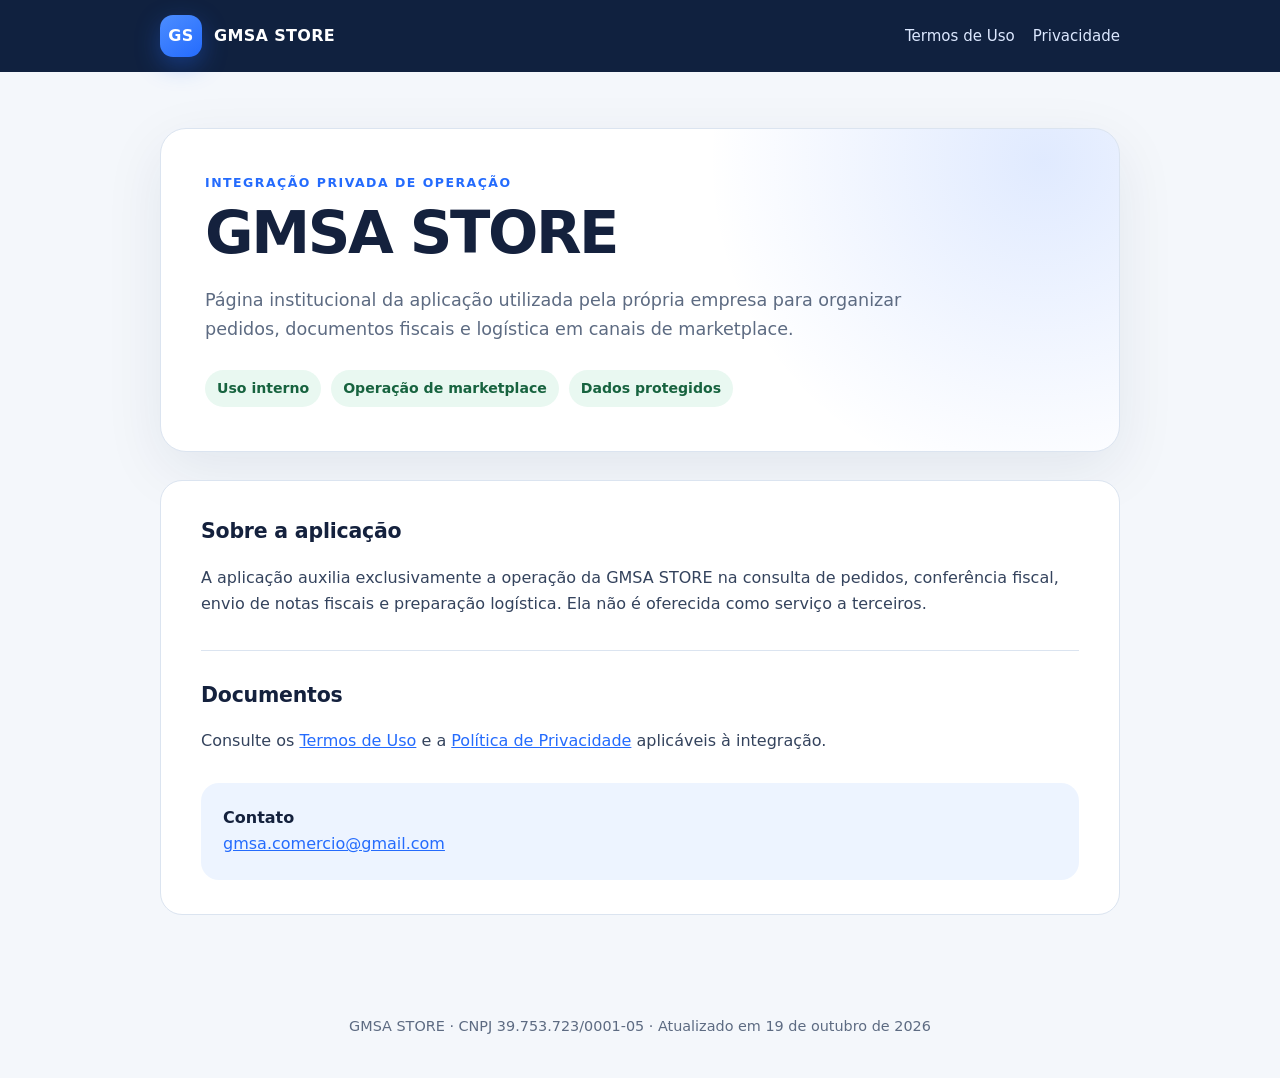
<file: index.html>
<!doctype html>
<html lang="pt-BR">
<head>
  <meta charset="utf-8">
  <meta name="viewport" content="width=device-width, initial-scale=1">
  <meta name="description" content="Informações institucionais e documentos da integração privada da GMSA STORE.">
  <title>GMSA STORE — Integrações</title>
  <link rel="stylesheet" href="style.css">
</head>
<body>
  <header class="topbar">
    <div class="topbar__inner">
      <div class="brand"><span class="brand__mark">GS</span><span>GMSA STORE</span></div>
      <nav aria-label="Documentos"><a href="termos.html">Termos de Uso</a><a href="privacidade.html">Privacidade</a></nav>
    </div>
  </header>
  <main class="page">
    <section class="hero">
      <p class="eyebrow">Integração privada de operação</p>
      <h1>GMSA STORE</h1>
      <p class="lead">Página institucional da aplicação utilizada pela própria empresa para organizar pedidos, documentos fiscais e logística em canais de marketplace.</p>
      <div class="meta"><span class="pill">Uso interno</span><span class="pill">Operação de marketplace</span><span class="pill">Dados protegidos</span></div>
    </section>
    <article class="content">
      <section><h2>Sobre a aplicação</h2><p>A aplicação auxilia exclusivamente a operação da GMSA STORE na consulta de pedidos, conferência fiscal, envio de notas fiscais e preparação logística. Ela não é oferecida como serviço a terceiros.</p></section>
      <section><h2>Documentos</h2><p>Consulte os <a href="termos.html">Termos de Uso</a> e a <a href="privacidade.html">Política de Privacidade</a> aplicáveis à integração.</p></section>
      <div class="contact"><strong>Contato</strong><br><a href="mailto:gmsa.comercio@gmail.com">gmsa.comercio@gmail.com</a></div>
    </article>
  </main>
  <footer>GMSA STORE · CNPJ 39.753.723/0001-05 · Atualizado em 19 de outubro de 2026</footer>
</body>
</html>
</file>
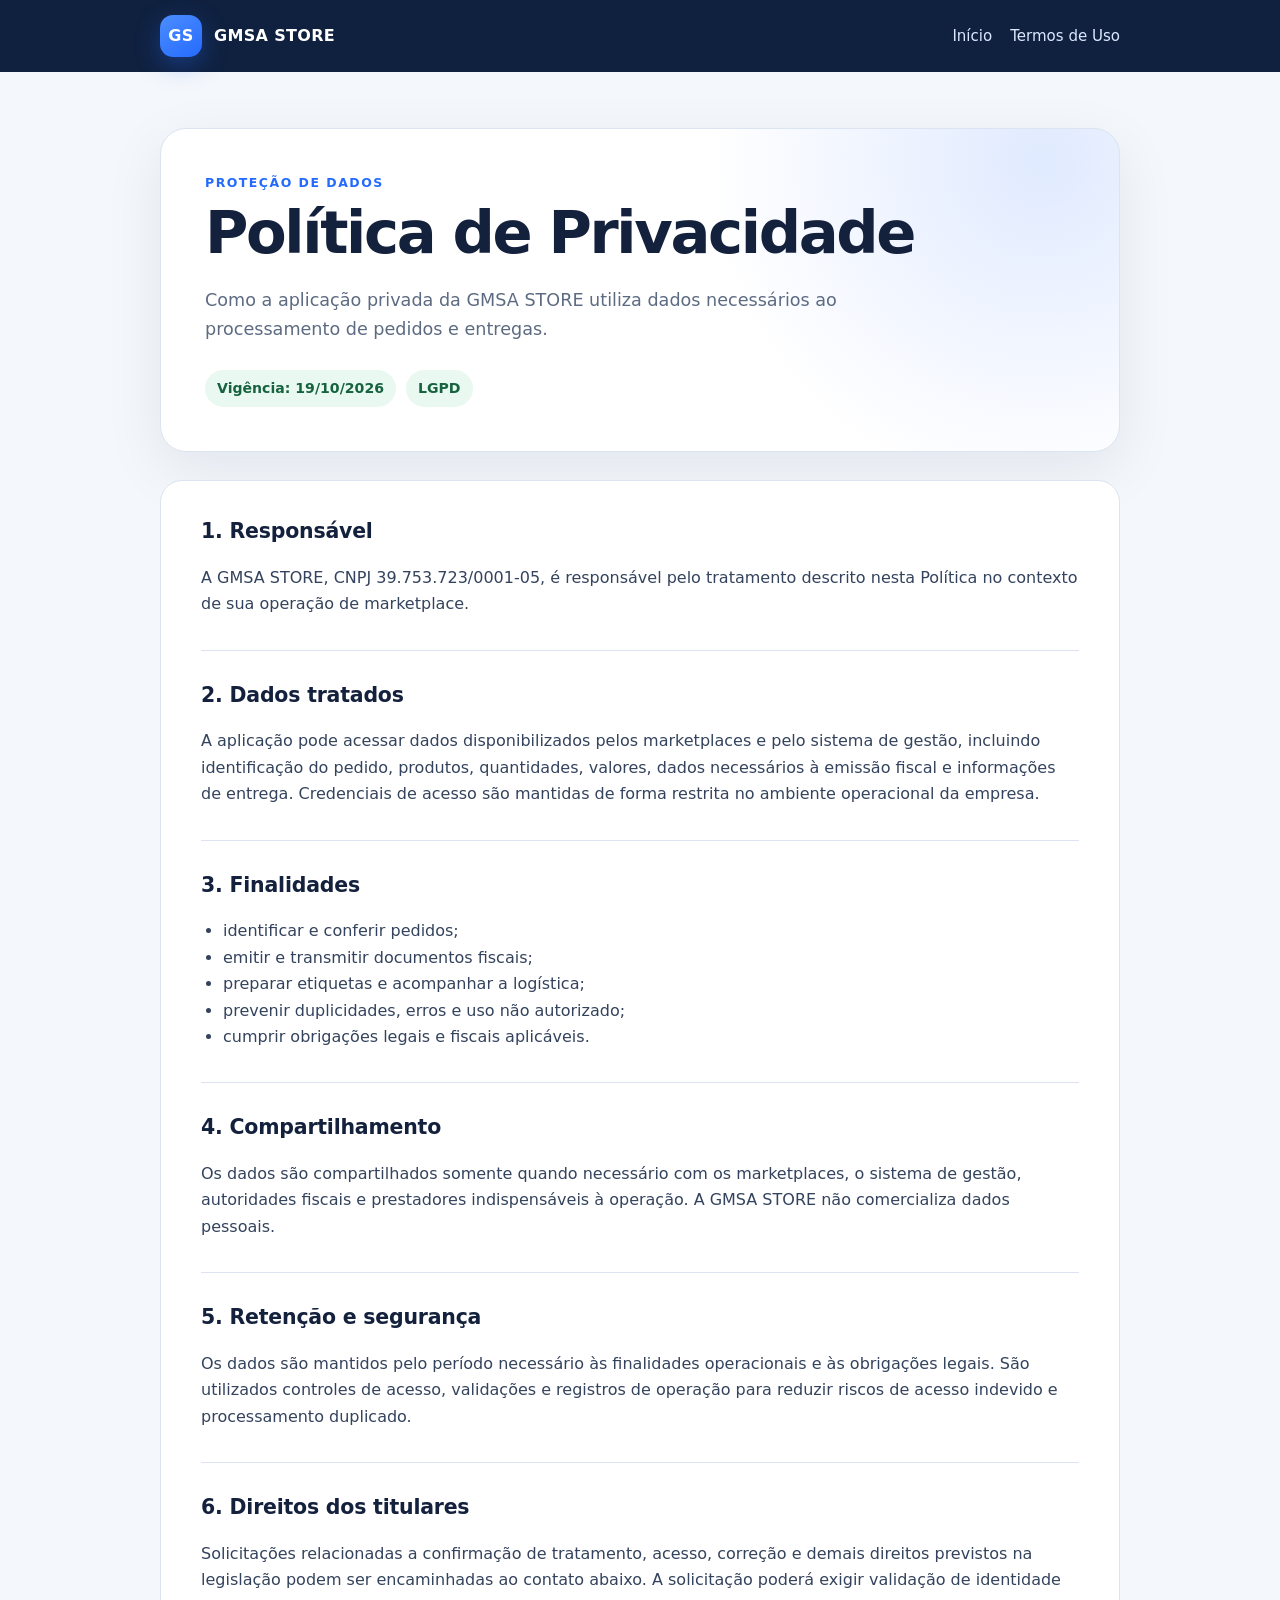
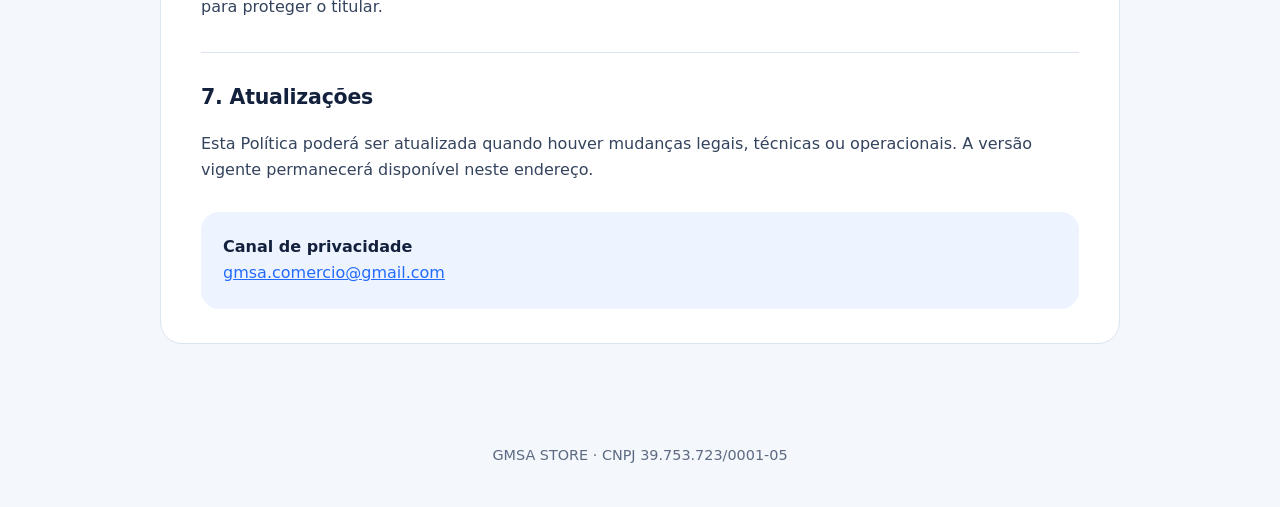
<file: privacidade.html>
<!doctype html>
<html lang="pt-BR">
<head>
  <meta charset="utf-8">
  <meta name="viewport" content="width=device-width, initial-scale=1">
  <meta name="description" content="Política de Privacidade da integração privada da GMSA STORE.">
  <title>Política de Privacidade — GMSA STORE</title>
  <link rel="stylesheet" href="style.css">
</head>
<body>
  <header class="topbar"><div class="topbar__inner"><div class="brand"><span class="brand__mark">GS</span><span>GMSA STORE</span></div><nav><a href="index.html">Início</a><a href="termos.html">Termos de Uso</a></nav></div></header>
  <main class="page">
    <section class="hero"><p class="eyebrow">Proteção de dados</p><h1>Política de Privacidade</h1><p class="lead">Como a aplicação privada da GMSA STORE utiliza dados necessários ao processamento de pedidos e entregas.</p><div class="meta"><span class="pill">Vigência: 19/10/2026</span><span class="pill">LGPD</span></div></section>
    <article class="content">
      <section><h2>1. Responsável</h2><p>A GMSA STORE, CNPJ 39.753.723/0001-05, é responsável pelo tratamento descrito nesta Política no contexto de sua operação de marketplace.</p></section>
      <section><h2>2. Dados tratados</h2><p>A aplicação pode acessar dados disponibilizados pelos marketplaces e pelo sistema de gestão, incluindo identificação do pedido, produtos, quantidades, valores, dados necessários à emissão fiscal e informações de entrega. Credenciais de acesso são mantidas de forma restrita no ambiente operacional da empresa.</p></section>
      <section><h2>3. Finalidades</h2><ul><li>identificar e conferir pedidos;</li><li>emitir e transmitir documentos fiscais;</li><li>preparar etiquetas e acompanhar a logística;</li><li>prevenir duplicidades, erros e uso não autorizado;</li><li>cumprir obrigações legais e fiscais aplicáveis.</li></ul></section>
      <section><h2>4. Compartilhamento</h2><p>Os dados são compartilhados somente quando necessário com os marketplaces, o sistema de gestão, autoridades fiscais e prestadores indispensáveis à operação. A GMSA STORE não comercializa dados pessoais.</p></section>
      <section><h2>5. Retenção e segurança</h2><p>Os dados são mantidos pelo período necessário às finalidades operacionais e às obrigações legais. São utilizados controles de acesso, validações e registros de operação para reduzir riscos de acesso indevido e processamento duplicado.</p></section>
      <section><h2>6. Direitos dos titulares</h2><p>Solicitações relacionadas a confirmação de tratamento, acesso, correção e demais direitos previstos na legislação podem ser encaminhadas ao contato abaixo. A solicitação poderá exigir validação de identidade para proteger o titular.</p></section>
      <section><h2>7. Atualizações</h2><p>Esta Política poderá ser atualizada quando houver mudanças legais, técnicas ou operacionais. A versão vigente permanecerá disponível neste endereço.</p></section>
      <div class="contact"><strong>Canal de privacidade</strong><br><a href="mailto:gmsa.comercio@gmail.com">gmsa.comercio@gmail.com</a></div>
    </article>
  </main>
  <footer>GMSA STORE · CNPJ 39.753.723/0001-05</footer>
</body>
</html>
</file>
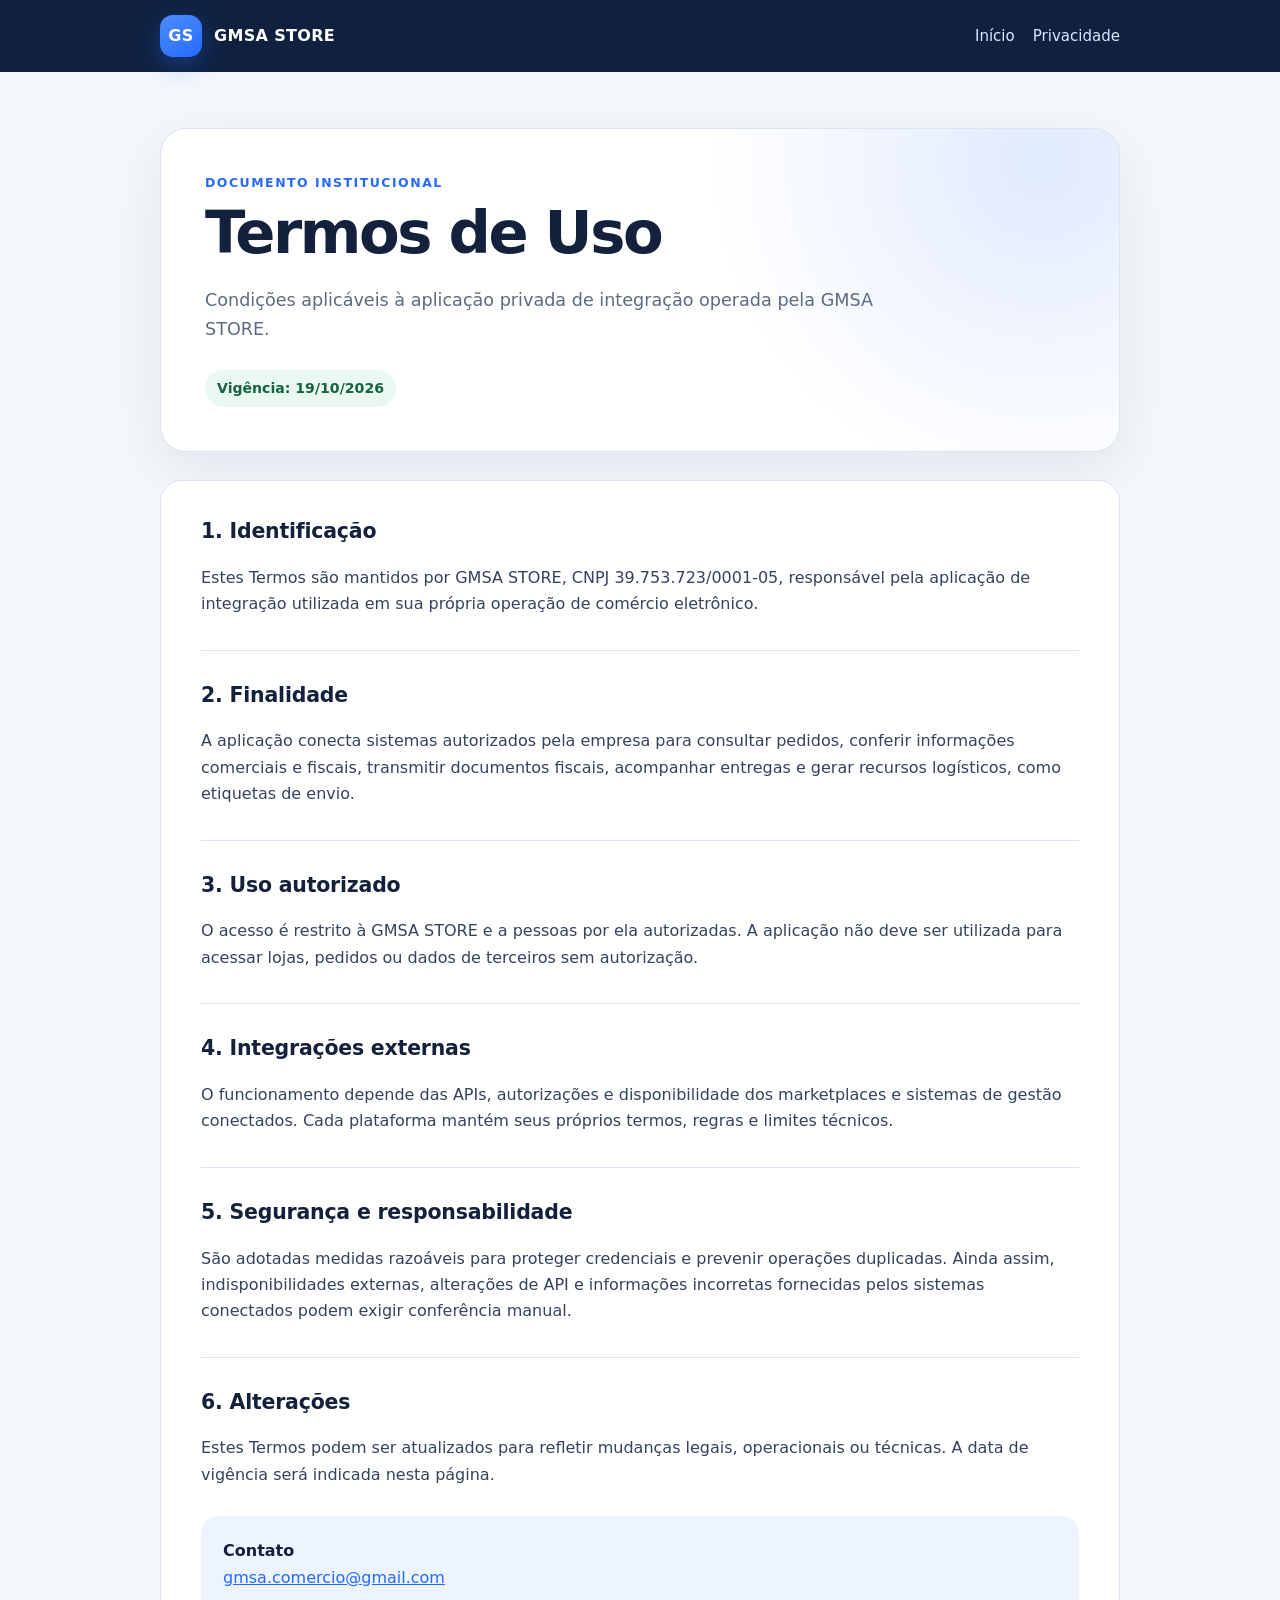
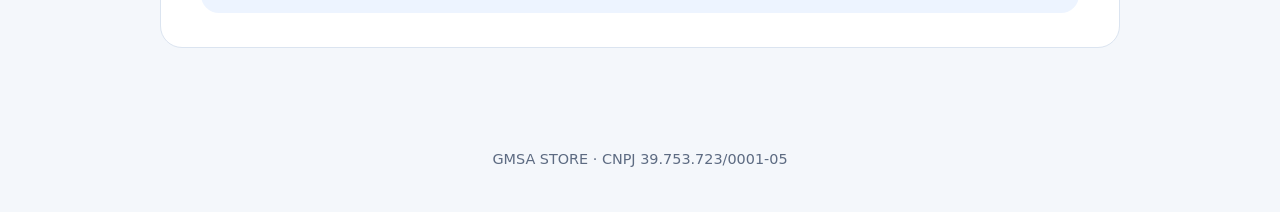
<file: termos.html>
<!doctype html>
<html lang="pt-BR">
<head>
  <meta charset="utf-8">
  <meta name="viewport" content="width=device-width, initial-scale=1">
  <meta name="description" content="Termos de Uso da integração privada da GMSA STORE.">
  <title>Termos de Uso — GMSA STORE</title>
  <link rel="stylesheet" href="style.css">
</head>
<body>
  <header class="topbar"><div class="topbar__inner"><div class="brand"><span class="brand__mark">GS</span><span>GMSA STORE</span></div><nav><a href="index.html">Início</a><a href="privacidade.html">Privacidade</a></nav></div></header>
  <main class="page">
    <section class="hero"><p class="eyebrow">Documento institucional</p><h1>Termos de Uso</h1><p class="lead">Condições aplicáveis à aplicação privada de integração operada pela GMSA STORE.</p><div class="meta"><span class="pill">Vigência: 19/10/2026</span></div></section>
    <article class="content">
      <section><h2>1. Identificação</h2><p>Estes Termos são mantidos por GMSA STORE, CNPJ 39.753.723/0001-05, responsável pela aplicação de integração utilizada em sua própria operação de comércio eletrônico.</p></section>
      <section><h2>2. Finalidade</h2><p>A aplicação conecta sistemas autorizados pela empresa para consultar pedidos, conferir informações comerciais e fiscais, transmitir documentos fiscais, acompanhar entregas e gerar recursos logísticos, como etiquetas de envio.</p></section>
      <section><h2>3. Uso autorizado</h2><p>O acesso é restrito à GMSA STORE e a pessoas por ela autorizadas. A aplicação não deve ser utilizada para acessar lojas, pedidos ou dados de terceiros sem autorização.</p></section>
      <section><h2>4. Integrações externas</h2><p>O funcionamento depende das APIs, autorizações e disponibilidade dos marketplaces e sistemas de gestão conectados. Cada plataforma mantém seus próprios termos, regras e limites técnicos.</p></section>
      <section><h2>5. Segurança e responsabilidade</h2><p>São adotadas medidas razoáveis para proteger credenciais e prevenir operações duplicadas. Ainda assim, indisponibilidades externas, alterações de API e informações incorretas fornecidas pelos sistemas conectados podem exigir conferência manual.</p></section>
      <section><h2>6. Alterações</h2><p>Estes Termos podem ser atualizados para refletir mudanças legais, operacionais ou técnicas. A data de vigência será indicada nesta página.</p></section>
      <div class="contact"><strong>Contato</strong><br><a href="mailto:gmsa.comercio@gmail.com">gmsa.comercio@gmail.com</a></div>
    </article>
  </main>
  <footer>GMSA STORE · CNPJ 39.753.723/0001-05</footer>
</body>
</html>
</file>
<file: style.css>
:root {
  color-scheme: light;
  --navy: #10213f;
  --blue: #246bfd;
  --mint: #e9f8f1;
  --ink: #14213d;
  --muted: #5d6b82;
  --line: #dbe4f0;
  --paper: #ffffff;
  --canvas: #f4f7fb;
}

* { box-sizing: border-box; }

html { scroll-behavior: smooth; }

body {
  margin: 0;
  background: var(--canvas);
  color: var(--ink);
  font-family: Inter, ui-sans-serif, system-ui, -apple-system, BlinkMacSystemFont, "Segoe UI", sans-serif;
  line-height: 1.65;
}

a { color: var(--blue); }

.topbar {
  background: var(--navy);
  color: white;
}

.topbar__inner,
.page {
  width: min(960px, calc(100% - 32px));
  margin: 0 auto;
}

.topbar__inner {
  min-height: 72px;
  display: flex;
  align-items: center;
  justify-content: space-between;
  gap: 24px;
}

.brand {
  display: flex;
  align-items: center;
  gap: 12px;
  font-weight: 800;
  letter-spacing: .02em;
}

.brand__mark {
  display: grid;
  width: 42px;
  height: 42px;
  place-items: center;
  border-radius: 13px;
  background: linear-gradient(145deg, #4c8dff, #246bfd);
  box-shadow: 0 8px 24px rgba(36, 107, 253, .35);
}

nav { display: flex; flex-wrap: wrap; gap: 18px; }
nav a { color: #dce8ff; text-decoration: none; font-size: .94rem; }
nav a:hover, nav a:focus { color: white; text-decoration: underline; }

.page { padding: 56px 0 72px; }

.hero {
  padding: 44px;
  border: 1px solid var(--line);
  border-radius: 26px;
  background:
    radial-gradient(circle at 92% 10%, rgba(36,107,253,.14), transparent 36%),
    var(--paper);
  box-shadow: 0 18px 60px rgba(18, 39, 74, .08);
}

.eyebrow {
  margin: 0 0 8px;
  color: var(--blue);
  font-size: .78rem;
  font-weight: 800;
  letter-spacing: .12em;
  text-transform: uppercase;
}

h1 { margin: 0; font-size: clamp(2rem, 6vw, 3.7rem); line-height: 1.05; letter-spacing: -.04em; }
.lead { max-width: 720px; margin: 22px 0 0; color: var(--muted); font-size: 1.1rem; }

.meta {
  display: flex;
  flex-wrap: wrap;
  gap: 10px;
  margin-top: 26px;
}

.pill {
  padding: 7px 12px;
  border-radius: 999px;
  background: var(--mint);
  color: #17633f;
  font-size: .88rem;
  font-weight: 700;
}

.content {
  margin-top: 28px;
  padding: 34px 40px;
  border: 1px solid var(--line);
  border-radius: 22px;
  background: var(--paper);
}

.content section + section { margin-top: 32px; padding-top: 28px; border-top: 1px solid var(--line); }
h2 { margin: 0 0 10px; font-size: 1.28rem; letter-spacing: -.01em; }
p, li { color: #34435d; }
ul { padding-left: 22px; }

.contact {
  margin-top: 28px;
  padding: 22px;
  border-radius: 18px;
  background: #edf4ff;
}

footer {
  padding: 28px 16px 40px;
  color: var(--muted);
  text-align: center;
  font-size: .9rem;
}

@media (max-width: 680px) {
  .topbar__inner { align-items: flex-start; flex-direction: column; padding: 18px 0; }
  .hero { padding: 28px 22px; }
  .content { padding: 26px 22px; }
}
</file>
